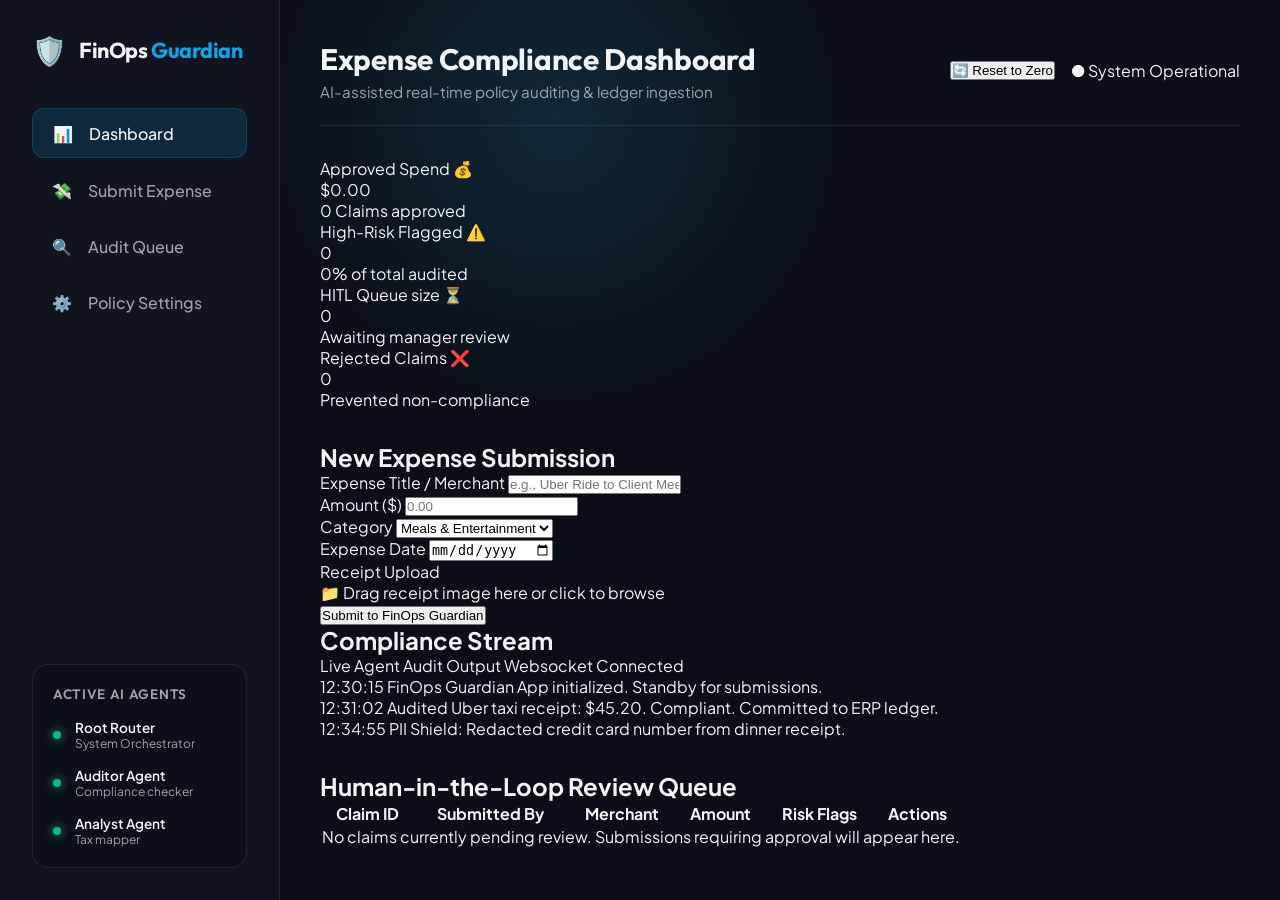
<file: app/static/index.html>
<!DOCTYPE html>
<html lang="en">
<head>
    <meta charset="UTF-8">
    <meta name="viewport" content="width=device-width, initial-scale=1.0">
    <title>FinOps Guardian — Expense Compliance Dashboard</title>
    <!-- Google Fonts -->
    <link rel="preconnect" href="https://fonts.googleapis.com">
    <link rel="preconnect" href="https://fonts.gstatic.com" crossorigin>
    <link href="https://fonts.googleapis.com/css2?family=Outfit:wght@300;400;500;600;700&family=Plus+Jakarta+Sans:wght@300;400;500;600;700&display=swap" rel="stylesheet">
    <!-- Custom Style Sheet -->
    <link rel="stylesheet" href="style.css">
</head>
<body>
    <div class="glow-bg"></div>
    
    <div class="app-container">
        <!-- Sidebar Navigation -->
        <aside class="sidebar">
            <div class="logo-area">
                <span class="logo-icon">🛡️</span>
                <span class="logo-text">FinOps <span class="accent-text">Guardian</span></span>
            </div>
            
            <nav class="nav-links">
                <a href="#dashboard" class="nav-link active">
                    <span class="icon">📊</span> Dashboard
                </a>
                <a href="#submit" class="nav-link">
                    <span class="icon">💸</span> Submit Expense
                </a>
                <a href="#audit" class="nav-link">
                    <span class="icon">🔍</span> Audit Queue
                </a>
                <a href="#settings" class="nav-link">
                    <span class="icon">⚙️</span> Policy Settings
                </a>
            </nav>
            
            <div class="agent-status-panel">
                <div class="panel-title">Active AI Agents</div>
                <div class="agent-item">
                    <span class="status-indicator active"></span>
                    <div class="agent-info">
                        <span class="agent-name">Root Router</span>
                        <span class="agent-role">System Orchestrator</span>
                    </div>
                </div>
                <div class="agent-item">
                    <span class="status-indicator active"></span>
                    <div class="agent-info">
                        <span class="agent-name">Auditor Agent</span>
                        <span class="agent-role">Compliance checker</span>
                    </div>
                </div>
                <div class="agent-item">
                    <span class="status-indicator active"></span>
                    <div class="agent-info">
                        <span class="agent-name">Analyst Agent</span>
                        <span class="agent-role">Tax mapper</span>
                    </div>
                </div>
            </div>
        </aside>

        <!-- Main Dashboard Area -->
        <main class="main-content">
            <header class="top-bar">
                <div class="welcome-msg">
                    <h1>Expense Compliance Dashboard</h1>
                    <p class="subtitle">AI-assisted real-time policy auditing & ledger ingestion</p>
                </div>
                <div class="system-status" style="display: flex; align-items: center; gap: 1rem;">
                    <button class="btn-reset" id="reset-dashboard-btn" onclick="resetDashboard()" title="Clear all metrics and reset dashboard to zero">
                        🔄 Reset to Zero
                    </button>
                    <span class="badge badge-pulse">● System Operational</span>
                </div>
            </header>

            <!-- Metrics grid -->
            <section class="metrics-grid">
                <div class="metric-card glass">
                    <div class="metric-header">
                        <span class="metric-label">Approved Spend</span>
                        <span class="metric-icon">💰</span>
                    </div>
                    <div class="metric-value" id="metric-approved-spend">$0.00</div>
                    <div class="metric-trend up" id="metric-approved-count">0 Claims approved</div>
                </div>
                
                <div class="metric-card glass">
                    <div class="metric-header">
                        <span class="metric-label">High-Risk Flagged</span>
                        <span class="metric-icon alert-icon">⚠️</span>
                    </div>
                    <div class="metric-value text-red" id="metric-flagged-count">0</div>
                    <div class="metric-trend text-red" id="metric-flagged-percentage">0% of total audited</div>
                </div>

                <div class="metric-card glass">
                    <div class="metric-header">
                        <span class="metric-label">HITL Queue size</span>
                        <span class="metric-icon">⏳</span>
                    </div>
                    <div class="metric-value text-amber" id="metric-pending-count">0</div>
                    <div class="metric-trend text-amber">Awaiting manager review</div>
                </div>

                <div class="metric-card glass">
                    <div class="metric-header">
                        <span class="metric-label">Rejected Claims</span>
                        <span class="metric-icon">❌</span>
                    </div>
                    <div class="metric-value" id="metric-rejected-count">0</div>
                    <div class="metric-trend">Prevented non-compliance</div>
                </div>
            </section>

            <!-- Content Workspace -->
            <div class="content-workspace">
                <!-- Submit Form Panel -->
                <div class="workspace-card glass large-card">
                    <h2 class="section-title">New Expense Submission</h2>
                    <form id="expense-form" class="expense-form">
                        <div class="form-row">
                            <div class="form-group">
                                <label for="title">Expense Title / Merchant</label>
                                <input type="text" id="title" placeholder="e.g., Uber Ride to Client Meeting" required>
                            </div>
                            <div class="form-group">
                                <label for="amount">Amount ($)</label>
                                <input type="number" id="amount" step="0.01" placeholder="0.00" required>
                            </div>
                        </div>

                        <div class="form-row">
                            <div class="form-group">
                                <label for="category">Category</label>
                                <select id="category">
                                    <option value="meals">Meals & Entertainment</option>
                                    <option value="travel">Travel & Lodging</option>
                                    <option value="office">Office Supplies</option>
                                    <option value="software">Software / SaaS</option>
                                    <option value="other">Uncategorized / Other</option>
                                </select>
                            </div>
                            <div class="form-group">
                                <label for="date">Expense Date</label>
                                <input type="date" id="date" required>
                            </div>
                        </div>

                        <div class="form-group">
                            <label>Receipt Upload</label>
                            <div class="file-dropzone" id="dropzone">
                                <span class="dropzone-icon">📁</span>
                                <span class="dropzone-text">Drag receipt image here or click to browse</span>
                                <input type="file" id="receipt-file" style="display: none;">
                            </div>
                        </div>

                        <button type="submit" class="btn btn-primary">Submit to FinOps Guardian</button>
                    </form>
                </div>

                <!-- Real-time Agent Log Stream -->
                <div class="workspace-card glass side-card">
                    <h2 class="section-title">Compliance Stream</h2>
                    <div class="log-stream-container">
                        <div class="stream-header">
                            <span class="stream-title">Live Agent Audit Output</span>
                            <span class="badge active-badge">Websocket Connected</span>
                        </div>
                        <div class="log-entries" id="log-entries">
                            <div class="log-entry info">
                                <span class="log-time">12:30:15</span>
                                <span class="log-text">FinOps Guardian App initialized. Standby for submissions.</span>
                            </div>
                            <div class="log-entry success">
                                <span class="log-time">12:31:02</span>
                                <span class="log-text">Audited Uber taxi receipt: $45.20. Compliant. Committed to ERP ledger.</span>
                            </div>
                            <div class="log-entry warning">
                                <span class="log-time">12:34:55</span>
                                <span class="log-text">PII Shield: Redacted credit card number from dinner receipt.</span>
                            </div>
                        </div>
                    </div>
                </div>
            </div>

            <!-- HITL manager review queue -->
            <section class="hitl-section">
                <div class="workspace-card glass full-width">
                    <h2 class="section-title">Human-in-the-Loop Review Queue</h2>
                    <table class="hitl-table">
                        <thead>
                            <tr>
                                <th>Claim ID</th>
                                <th>Submitted By</th>
                                <th>Merchant</th>
                                <th>Amount</th>
                                <th>Risk Flags</th>
                                <th>Actions</th>
                            </tr>
                        </thead>
                        <tbody>
                            <tr class="empty-row">
                                <td colspan="6">No claims currently pending review. Submissions requiring approval will appear here.</td>
                            </tr>
                        </tbody>
                    </table>
                </div>
            </section>
        </main>
    </div>

    <!-- Application Script -->
    <script src="main.js"></script>
</body>
</html>
</file>
<file: app/static/style.css>
/* Color Variables & Theme Tokens */
:root {
    --bg-primary: #0a0e17;
    --bg-secondary: #121824;
    --accent-glow: rgba(56, 189, 248, 0.15);
    
    /* Curated Color Palettes */
    --clr-primary: #0ea5e9; /* Sleek sky blue */
    --clr-primary-hover: #38bdf8;
    --clr-success: #10b981; /* Emerald green */
    --clr-warning: #f59e0b; /* Amber warning */
    --clr-danger: #ef4444; /* Rose red */
    --clr-text-main: #f3f4f6; /* Off-white */
    --clr-text-muted: #9ca3af; /* Gray */
    --clr-border: rgba(255, 255, 255, 0.08);
    --clr-glass-bg: rgba(255, 255, 255, 0.03);
    
    --font-heading: 'Outfit', sans-serif;
    --font-body: 'Plus Jakarta Sans', sans-serif;
}

/* Reset & Basics */
* {
    box-sizing: border-box;
    margin: 0;
    padding: 0;
}

body {
    background-color: var(--bg-primary);
    color: var(--clr-text-main);
    font-family: var(--font-body);
    min-height: 100vh;
    overflow-x: hidden;
    position: relative;
}

/* Ambient Glowing Background Spots */
.glow-bg {
    position: absolute;
    top: -20%;
    left: 20%;
    width: 600px;
    height: 600px;
    background: radial-gradient(circle, var(--accent-glow) 0%, rgba(10, 14, 23, 0) 70%);
    z-index: 0;
    pointer-events: none;
    animation: pulse 12s infinite alternate ease-in-out;
}

@keyframes pulse {
    0% { transform: scale(1) translate(0, 0); opacity: 0.8; }
    100% { transform: scale(1.15) translate(30px, -20px); opacity: 1; }
}

/* Layout Architecture */
.app-container {
    display: flex;
    min-height: 100vh;
    z-index: 1;
    position: relative;
}

/* Sidebar Navigation */
.sidebar {
    width: 280px;
    background: rgba(18, 24, 36, 0.7);
    backdrop-filter: blur(20px);
    border-right: 1px solid var(--clr-border);
    padding: 2rem;
    display: flex;
    flex-direction: column;
    gap: 2.5rem;
}

.logo-area {
    display: flex;
    align-items: center;
    gap: 0.75rem;
}

.logo-icon {
    font-size: 1.75rem;
}

.logo-text {
    font-family: var(--font-heading);
    font-size: 1.35rem;
    font-weight: 700;
    letter-spacing: -0.02em;
}

.accent-text {
    color: var(--clr-primary);
}

.nav-links {
    display: flex;
    flex-direction: column;
    gap: 0.5rem;
}

.nav-link {
    display: flex;
    align-items: center;
    gap: 1rem;
    padding: 0.85rem 1.25rem;
    color: var(--clr-text-muted);
    text-decoration: none;
    font-weight: 500;
    border-radius: 12px;
    transition: all 0.25s ease;
}

.nav-link:hover {
    color: var(--clr-text-main);
    background: rgba(255, 255, 255, 0.03);
    transform: translateX(4px);
}

.nav-link.active {
    color: var(--clr-text-main);
    background: rgba(14, 165, 233, 0.15);
    border: 1px solid rgba(14, 165, 233, 0.2);
}

/* Agent Status Panel */
.agent-status-panel {
    margin-top: auto;
    background: rgba(0, 0, 0, 0.2);
    border-radius: 16px;
    padding: 1.25rem;
    border: 1px solid var(--clr-border);
    display: flex;
    flex-direction: column;
    gap: 1rem;
}

.panel-title {
    font-family: var(--font-heading);
    font-size: 0.85rem;
    font-weight: 600;
    text-transform: uppercase;
    letter-spacing: 0.05em;
    color: var(--clr-text-muted);
}

.agent-item {
    display: flex;
    align-items: center;
    gap: 0.85rem;
}

.status-indicator {
    width: 8px;
    height: 8px;
    border-radius: 50%;
}

.status-indicator.active {
    background-color: var(--clr-success);
    box-shadow: 0 0 10px var(--clr-success);
    animation: statusPulse 2s infinite;
}

@keyframes statusPulse {
    0%, 100% { opacity: 1; }
    50% { opacity: 0.4; }
}

.agent-info {
    display: flex;
    flex-direction: column;
}

.agent-name {
    font-size: 0.85rem;
    font-weight: 600;
}

.agent-role {
    font-size: 0.75rem;
    color: var(--clr-text-muted);
}

/* Main Content Styles */
.main-content {
    flex: 1;
    padding: 2.5rem;
    display: flex;
    flex-direction: column;
    gap: 2rem;
    overflow-y: auto;
    max-height: 100vh;
}

.top-bar {
    display: flex;
    justify-content: space-between;
    align-items: center;
    border-bottom: 1px solid var(--clr-border);
    padding-bottom: 1.5rem;
}

.top-bar h1 {
    font-family: var(--font-heading);
    font-size: 1.85rem;
    font-weight: 700;
    letter-spacing: -0.01em;
}

.subtitle {
    font-size: 0.95rem;
    color: var(--clr-text-muted);
    margin-top: 0.25rem;
}

.user-profile {
    display: flex;
    align-items: center;
    gap: 0.75rem;
    background: rgba(255, 255, 255, 0.03);
    padding: 0.5rem 1.25rem;
    border-radius: 50px;
    border: 1px solid var(--clr-border);
}

.avatar {
    font-size: 1.15rem;
}

.username {
    font-size: 0.9rem;
    font-weight: 500;
.btn-reset {
    background: rgba(239, 68, 68, 0.08);
    color: #f87171;
    border: 1px solid rgba(239, 68, 68, 0.25);
    padding: 0.45rem 0.95rem;
    border-radius: 50px;
    font-size: 0.82rem;
    font-weight: 600;
    cursor: pointer;
    display: inline-flex;
    align-items: center;
    gap: 0.35rem;
    transition: all 0.25s cubic-bezier(0.4, 0, 0.2, 1);
    backdrop-filter: blur(12px);
    -webkit-backdrop-filter: blur(12px);
}

.btn-reset:hover {
    background: rgba(239, 68, 68, 0.2);
    color: #ffffff;
    border-color: rgba(239, 68, 68, 0.5);
    box-shadow: 0 0 15px rgba(239, 68, 68, 0.3);
    transform: translateY(-1px);
}

.btn-reset:active {
    transform: translateY(0);
}

.btn-reset:disabled {
    opacity: 0.5;
    cursor: not-allowed;
}

/* Glassmorphism Cards */
.glass {
    background: var(--clr-glass-bg);
    backdrop-filter: blur(12px);
    border: 1px solid var(--clr-border);
    border-radius: 20px;
}

/* Metrics Section */
.metrics-grid {
    display: grid;
    grid-template-columns: repeat(auto-fit, minmax(220px, 1fr));
    gap: 1.5rem;
}

.metric-card {
    padding: 1.5rem;
    transition: transform 0.3s ease, border-color 0.3s ease;
}

.metric-card:hover {
    transform: translateY(-4px);
    border-color: rgba(14, 165, 233, 0.3);
}

.metric-header {
    display: flex;
    justify-content: space-between;
    color: var(--clr-text-muted);
    font-size: 0.85rem;
    font-weight: 600;
    text-transform: uppercase;
}

.metric-value {
    font-family: var(--font-heading);
    font-size: 2rem;
    font-weight: 700;
    margin: 0.75rem 0 0.5rem 0;
    letter-spacing: -0.01em;
}

.metric-trend {
    font-size: 0.85rem;
}

.metric-trend.up {
    color: var(--clr-success);
}

.metric-trend.down {
    color: var(--clr-warning);
}

/* Content Workspace Grid */
.content-workspace {
    display: grid;
    grid-template-columns: 1.5fr 1fr;
    gap: 2rem;
}

.workspace-card {
    padding: 2rem;
}

.section-title {
    font-family: var(--font-heading);
    font-size: 1.25rem;
    font-weight: 600;
    margin-bottom: 1.5rem;
    border-left: 3px solid var(--clr-primary);
    padding-left: 0.75rem;
}

/* Submission Form styling */
.expense-form {
    display: flex;
    flex-direction: column;
    gap: 1.25rem;
}

.form-row {
    display: grid;
    grid-template-columns: 1fr 1fr;
    gap: 1.25rem;
}

.form-group {
    display: flex;
    flex-direction: column;
    gap: 0.5rem;
}

.form-group label {
    font-size: 0.85rem;
    font-weight: 600;
    color: var(--clr-text-muted);
}

.form-group input,
.form-group select {
    background: rgba(0, 0, 0, 0.25);
    border: 1px solid var(--clr-border);
    border-radius: 10px;
    padding: 0.85rem 1rem;
    color: var(--clr-text-main);
    font-family: var(--font-body);
    font-size: 0.95rem;
    transition: all 0.25s ease;
}

.form-group input:focus,
.form-group select:focus {
    outline: none;
    border-color: var(--clr-primary);
    box-shadow: 0 0 10px rgba(14, 165, 233, 0.15);
}

.file-dropzone {
    border: 2px dashed var(--clr-border);
    border-radius: 12px;
    padding: 2.5rem;
    text-align: center;
    cursor: pointer;
    display: flex;
    flex-direction: column;
    align-items: center;
    gap: 0.75rem;
    transition: all 0.25s ease;
}

.file-dropzone:hover {
    border-color: var(--clr-primary);
    background: rgba(14, 165, 233, 0.02);
}

.dropzone-icon {
    font-size: 2rem;
}

.dropzone-text {
    font-size: 0.9rem;
    color: var(--clr-text-muted);
}

/* Buttons */
.btn {
    border: none;
    border-radius: 10px;
    padding: 0.85rem 1.5rem;
    font-weight: 600;
    font-family: var(--font-body);
    cursor: pointer;
    transition: all 0.25s ease;
}

.btn-primary {
    background: var(--clr-primary);
    color: white;
}

.btn-primary:hover {
    background: var(--clr-primary-hover);
    transform: translateY(-2px);
    box-shadow: 0 4px 15px rgba(14, 165, 233, 0.3);
}

.btn-sm {
    padding: 0.4rem 0.85rem;
    font-size: 0.8rem;
    border-radius: 6px;
}

.btn-success {
    background: rgba(16, 185, 129, 0.15);
    color: var(--clr-success);
    border: 1px solid rgba(16, 185, 129, 0.2);
}

.btn-success:hover {
    background: var(--clr-success);
    color: white;
}

.btn-danger {
    background: rgba(239, 68, 68, 0.15);
    color: var(--clr-danger);
    border: 1px solid rgba(239, 68, 68, 0.2);
}

.btn-danger:hover {
    background: var(--clr-danger);
    color: white;
}

/* Compliance stream logs */
.log-stream-container {
    background: rgba(0, 0, 0, 0.3);
    border-radius: 14px;
    border: 1px solid var(--clr-border);
    display: flex;
    flex-direction: column;
    height: calc(100% - 2.5rem);
    min-height: 350px;
}

.stream-header {
    display: flex;
    justify-content: space-between;
    align-items: center;
    padding: 1rem;
    border-bottom: 1px solid var(--clr-border);
}

.stream-title {
    font-size: 0.85rem;
    font-weight: 600;
}

.badge {
    font-size: 0.75rem;
    padding: 0.25rem 0.65rem;
    border-radius: 50px;
    font-weight: 600;
}

.active-badge {
    background: rgba(16, 185, 129, 0.15);
    color: var(--clr-success);
    border: 1px solid rgba(16, 185, 129, 0.2);
}

.log-entries {
    padding: 1rem;
    display: flex;
    flex-direction: column;
    gap: 0.85rem;
    overflow-y: auto;
    flex: 1;
    font-family: monospace;
    font-size: 0.85rem;
}

.log-entry {
    display: flex;
    gap: 0.75rem;
    padding: 0.5rem;
    border-radius: 6px;
    background: rgba(255, 255, 255, 0.01);
}

.log-time {
    color: var(--clr-text-muted);
    flex-shrink: 0;
}

.log-entry.info { border-left: 2px solid var(--clr-primary); }
.log-entry.success { border-left: 2px solid var(--clr-success); }
.log-entry.warning { border-left: 2px solid var(--clr-warning); }
.log-entry.error { border-left: 2px solid var(--clr-danger); }

/* Human-in-the-Loop manager queue table */
.hitl-section {
    margin-top: 1.5rem;
}

.full-width {
    width: 100%;
}

.hitl-table {
    width: 100%;
    border-collapse: collapse;
    margin-top: 1rem;
    text-align: left;
}

.hitl-table th {
    color: var(--clr-text-muted);
    font-size: 0.85rem;
    font-weight: 600;
    text-transform: uppercase;
    padding: 1rem;
    border-bottom: 1px solid var(--clr-border);
}

.hitl-table td {
    padding: 1.25rem 1rem;
    border-bottom: 1px solid var(--clr-border);
    font-size: 0.95rem;
}

.amount-val {
    font-family: var(--font-heading);
    font-weight: 600;
}

.flag {
    display: inline-block;
    padding: 0.2rem 0.6rem;
    border-radius: 6px;
    font-size: 0.75rem;
    font-weight: 600;
    margin-right: 0.5rem;
}

.flag-high {
    background: rgba(239, 68, 68, 0.12);
    color: var(--clr-danger);
    border: 1px solid rgba(239, 68, 68, 0.2);
}

.flag-med {
    background: rgba(245, 158, 11, 0.12);
    color: var(--clr-warning);
    border: 1px solid rgba(245, 158, 11, 0.2);
}

.hitl-table tr:hover td {
    background: rgba(255, 255, 255, 0.01);
}
</file>
